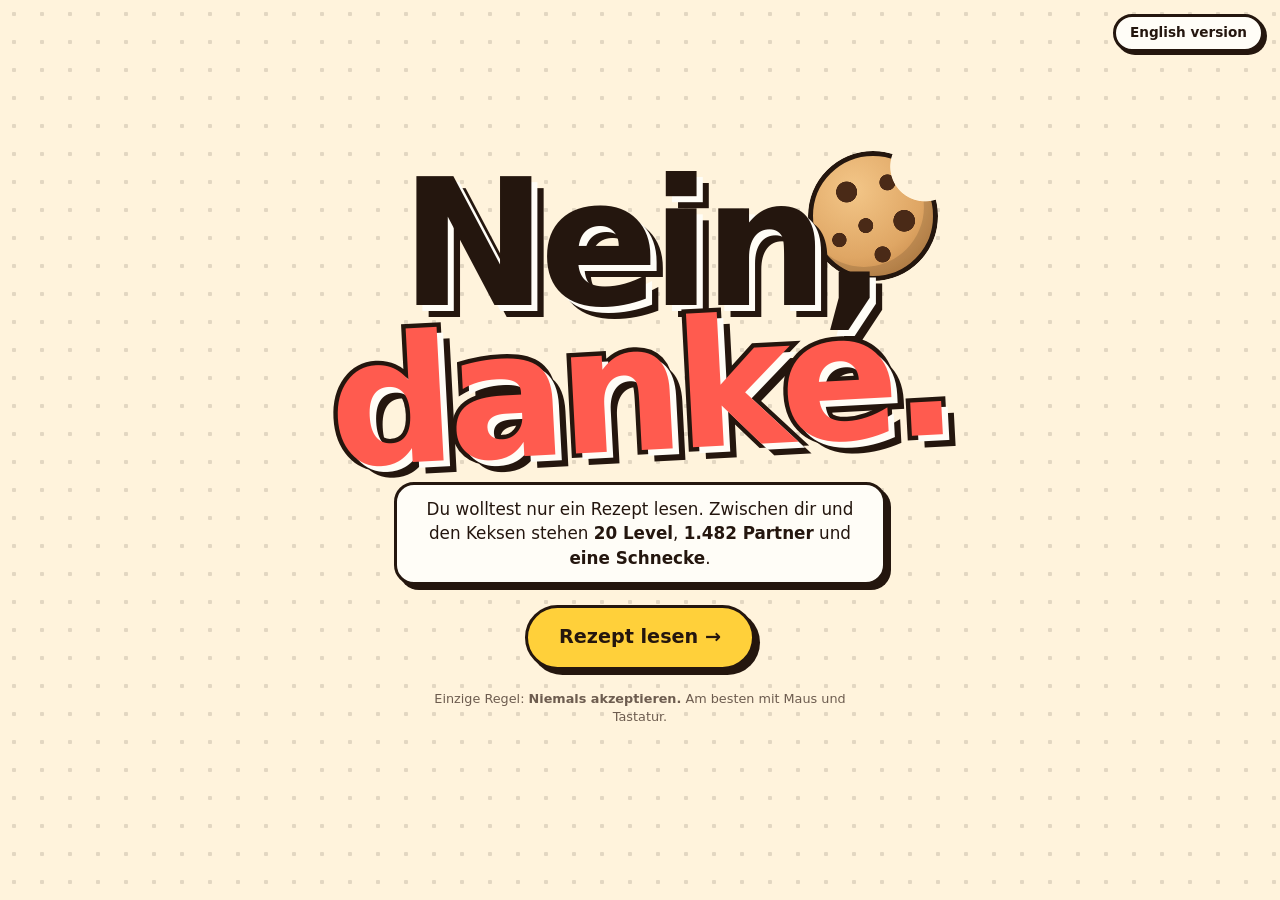
<file: index.html>
<!doctype html>
<html lang="de">
<head>
<meta charset="utf-8">
<meta name="viewport" content="width=device-width, initial-scale=1, viewport-fit=cover">
<title>Nein, danke. – Das Cookie-Ablehn-Spiel</title>
<meta name="description" content="Du wolltest nur ein Rezept lesen. 20 Level, 1.482 Partner und eine Schnecke stehen zwischen dir und dem Ablehnen-Knopf.">
<meta name="theme-color" content="#FFF3DC">
<link rel="icon" href="data:image/svg+xml,%3Csvg xmlns='http://www.w3.org/2000/svg' viewBox='0 0 100 100'%3E%3Ctext y='.9em' font-size='90'%3E%F0%9F%8D%AA%3C/text%3E%3C/svg%3E">
<link rel="stylesheet" href="css/style.css">
</head>
<body>

<!-- Rauer Stempel-Rand -->
<svg width="0" height="0" style="position:absolute" aria-hidden="true">
  <filter id="rough"><feTurbulence type="fractalNoise" baseFrequency=".045" numOctaves="3" seed="4"/><feDisplacementMap in="SourceGraphic" scale="7"/></filter>
</svg>

<!-- Die Seite, die du eigentlich lesen wolltest -->
<main id="site">
  <nav class="site-nav">
    <span class="site-logo"><i class="cookie" style="--s:34px"></i> Omas Backstube</span>
    <span class="site-links"><a>Rezepte</a><a>Über Oma</a><a>Newsletter</a><a class="site-cta">Abo</a></span>
  </nav>
  <article class="site-article">
    <p class="site-kicker">Klassiker · Backen · 12 Min. Lesezeit</p>
    <h1>Omas legendäre Schoko-Cookies</h1>
    <p class="site-meta">Von <b>Oma Hildegard</b> · ★★★★★ 4,9 (2.381 Bewertungen)</p>
    <div class="site-hero">
      <i class="cookie c1"></i><i class="cookie c2"></i><i class="cookie c3"></i>
      <span class="plate"></span>
    </div>
    <p>Bevor wir zum Rezept kommen, muss ich ein wenig ausholen. Es war ein nebliger Dienstag im Herbst 1987, als ich zum ersten Mal verstand, dass ein Cookie mehr ist als ein Keks. Der Wind pfiff durch die Fensterläden, und irgendwo bellte ein Hund, der später noch wichtig wird.</p>
    <p>Mein Mann Günther sagte damals immer: „Hildegard, du kannst nicht jeden Tag backen." Günther hatte Unrecht. Günther hatte oft Unrecht, aber das ist eine andere Geschichte, die ich weiter unten in drei Teilen erzähle.</p>
    <h2>Zutaten <small>für 12 Stück</small></h2>
    <ul class="site-list">
      <li>125 g weiche Butter</li>
      <li>100 g brauner Zucker</li>
      <li>50 g weißer Zucker</li>
      <li>1 Ei (Größe M)</li>
      <li>1 TL Vanilleextrakt</li>
      <li>200 g Weizenmehl</li>
      <li>½ TL Natron</li>
      <li>1 Prise Salz</li>
      <li>150 g Zartbitterschokolade, grob gehackt</li>
    </ul>
    <h2>Zubereitung</h2>
    <ol class="site-steps">
      <li>Ofen auf 180 °C Ober-/Unterhitze vorheizen und ein Blech mit Backpapier belegen.</li>
      <li>Butter mit beiden Zuckersorten 2–3 Minuten cremig rühren. Ei und Vanille kurz unterrühren.</li>
      <li>Mehl, Natron und Salz mischen und nur so lange einrühren, bis ein Teig entsteht.</li>
      <li>Die gehackte Schokolade unterheben. Ein Stück naschen. Das ist Tradition.</li>
      <li>12 Kugeln formen und mit viel Abstand aufs Blech setzen – sie laufen breit.</li>
      <li>10–12 Minuten backen: Der Rand ist goldbraun, die Mitte sieht noch weich aus. Genau so soll es sein.</li>
      <li>10 Minuten auf dem Blech abkühlen lassen. Erst dann werden sie fest.</li>
    </ol>
    <p class="site-end">Und der Hund? Der hieß Keks. Guten Appetit. – Oma</p>
  </article>
</main>

<div id="slime" aria-hidden="true"></div>

<header id="hud" hidden>
  <div class="hud-pill hud-l"><span>Level <b id="hudN">1</b>/<span id="hudT">20</span></span><em id="hudName"></em></div>
  <div class="hud-dots" id="hudDots" aria-hidden="true"></div>
  <div class="hud-pill hud-r">
    <span title="So oft hast du (versehentlich) zugestimmt">💀 <b id="hudD">0</b></span>
    <span title="Zeit">⏱ <b id="hudTime">0:00</b></span>
    <button id="mute" aria-label="Ton an/aus">🔊</button>
  </div>
</header>

<div id="stage"></div>

<div id="snail" class="gone" hidden aria-hidden="true">
  <div class="snail-say"></div>
  <div class="snail-in"></div>
</div>
<div id="me" hidden aria-hidden="true"></div>
<div id="fx" aria-hidden="true"></div>
<div id="overlay"></div>

<script src="js/engine.js"></script>
<script src="js/levels-banner.js"></script>
<script src="js/levels-games.js"></script>
<script>Game.boot();</script>
</body>
</html>
</file>
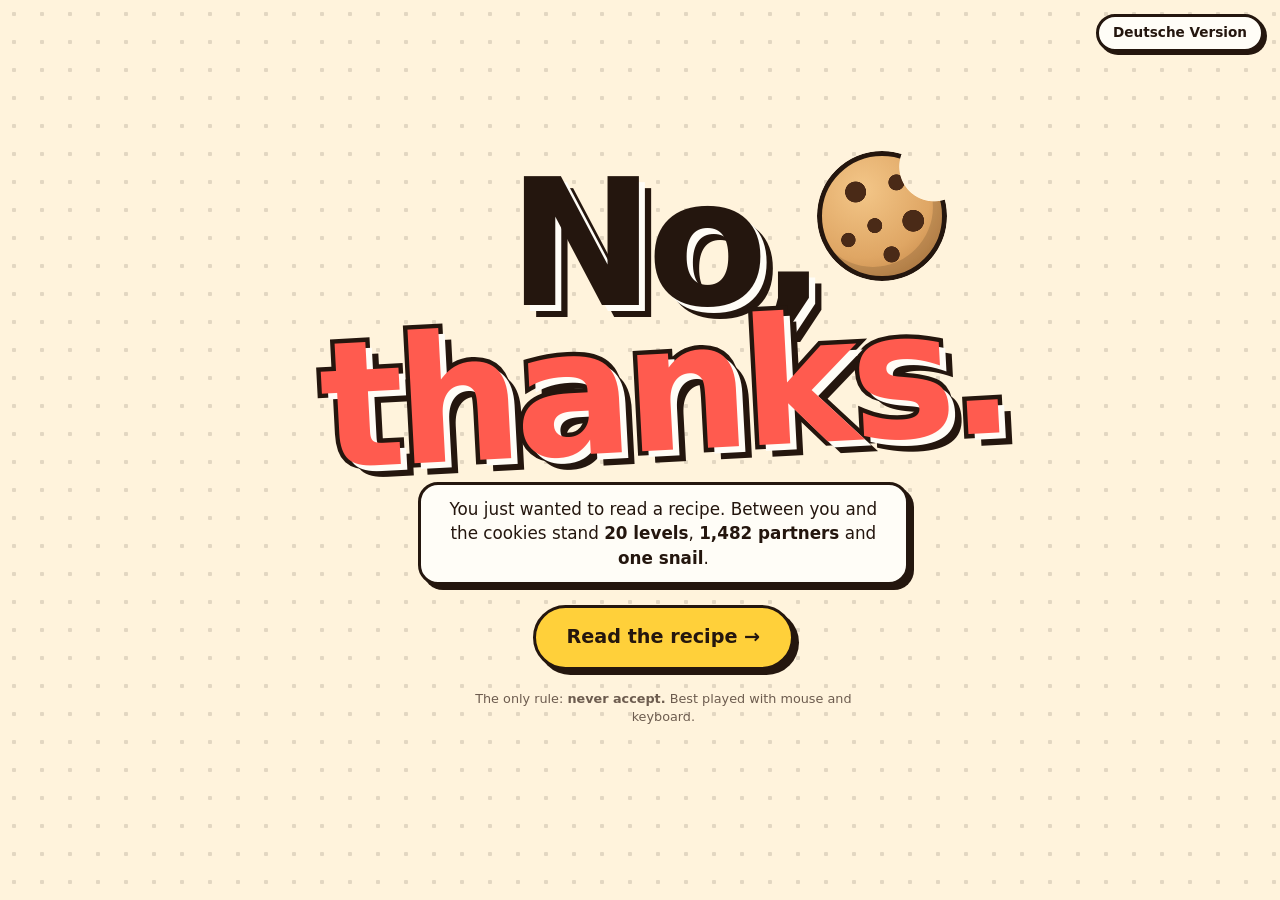
<file: en/index.html>
<!doctype html>
<html lang="en">
<head>
<meta charset="utf-8">
<meta name="viewport" content="width=device-width, initial-scale=1, viewport-fit=cover">
<title>No, thanks. – The cookie-declining game</title>
<meta name="description" content="You just wanted to read a recipe. 20 levels, 1,482 partners and one snail stand between you and the Decline button.">
<meta name="theme-color" content="#FFF3DC">
<link rel="icon" href="data:image/svg+xml,%3Csvg xmlns='http://www.w3.org/2000/svg' viewBox='0 0 100 100'%3E%3Ctext y='.9em' font-size='90'%3E%F0%9F%8D%AA%3C/text%3E%3C/svg%3E">
<link rel="stylesheet" href="../css/style.css">
</head>
<body>

<!-- Rauer Stempel-Rand -->
<svg width="0" height="0" style="position:absolute" aria-hidden="true">
  <filter id="rough"><feTurbulence type="fractalNoise" baseFrequency=".045" numOctaves="3" seed="4"/><feDisplacementMap in="SourceGraphic" scale="7"/></filter>
</svg>

<!-- Die Seite, die du eigentlich lesen wolltest -->
<main id="site">
  <nav class="site-nav">
    <span class="site-logo"><i class="cookie" style="--s:34px"></i> Grandma’s Bakery</span>
    <span class="site-links"><a>Recipes</a><a>About Grandma</a><a>Newsletter</a><a class="site-cta">Subscribe</a></span>
  </nav>
  <article class="site-article">
    <p class="site-kicker">Classics · Baking · 12 min read</p>
    <h1>Grandma’s legendary chocolate chip cookies</h1>
    <p class="site-meta">By <b>Grandma Hildegard</b> · ★★★★★ 4.9 (2,381 ratings)</p>
    <div class="site-hero">
      <i class="cookie c1"></i><i class="cookie c2"></i><i class="cookie c3"></i>
      <span class="plate"></span>
    </div>
    <p>Before we get to the recipe, I need to back up a little. It was a foggy Tuesday in the autumn of 1987 when I first understood that a cookie is more than a biscuit. The wind whistled through the shutters, and somewhere a dog barked. The dog becomes important later.</p>
    <p>My husband Günther always used to say: “Hildegard, you can’t bake every day." Günther was wrong. Günther was often wrong, but that is a different story, which I tell further down in three parts.</p>
    <h2>Ingredients <small>makes 12</small></h2>
    <ul class="site-list">
      <li>125 g (½ cup) soft butter</li>
      <li>100 g (½ cup) brown sugar</li>
      <li>50 g (¼ cup) white sugar</li>
      <li>1 medium egg</li>
      <li>1 tsp vanilla extract</li>
      <li>200 g (1⅔ cups) plain flour</li>
      <li>½ tsp baking soda</li>
      <li>1 pinch of salt</li>
      <li>150 g dark chocolate, roughly chopped</li>
    </ul>
    <h2>Method</h2>
    <ol class="site-steps">
      <li>Preheat the oven to 180 °C (350 °F) and line a tray with baking paper.</li>
      <li>Cream the butter with both sugars for 2–3 minutes. Briefly mix in the egg and vanilla.</li>
      <li>Combine flour, baking soda and salt and stir in just until a dough forms.</li>
      <li>Fold in the chopped chocolate. Sneak a piece. It’s tradition.</li>
      <li>Shape 12 balls and space them well apart on the tray – they spread.</li>
      <li>Bake for 10–12 minutes: the edges are golden, the middle still looks soft. That is exactly right.</li>
      <li>Let them cool on the tray for 10 minutes. Only then do they firm up.</li>
    </ol>
    <p class="site-end">And the dog? His name was Biscuit. Enjoy. – Grandma</p>
  </article>
</main>

<div id="slime" aria-hidden="true"></div>

<header id="hud" hidden>
  <div class="hud-pill hud-l"><span>Level <b id="hudN">1</b>/<span id="hudT">20</span></span><em id="hudName"></em></div>
  <div class="hud-dots" id="hudDots" aria-hidden="true"></div>
  <div class="hud-pill hud-r">
    <span title="How often you (accidentally) accepted">💀 <b id="hudD">0</b></span>
    <span title="Time">⏱ <b id="hudTime">0:00</b></span>
    <button id="mute" aria-label="Sound on/off">🔊</button>
  </div>
</header>

<div id="stage"></div>

<div id="snail" class="gone" hidden aria-hidden="true">
  <div class="snail-say"></div>
  <div class="snail-in"></div>
</div>
<div id="me" hidden aria-hidden="true"></div>
<div id="fx" aria-hidden="true"></div>
<div id="overlay"></div>

<script src="js/engine.js"></script>
<script src="js/levels-banner.js"></script>
<script src="js/levels-games.js"></script>
<script>Game.boot();</script>
</body>
</html>
</file>
<file: css/style.css>
/* Nein, danke. – alles handgezeichnet in CSS, keine Bilder */

@property --p { syntax: '<number>'; inherits: true; initial-value: 0; }

:root {
  --cream: #FFF3DC; --paper: #FFFDF7; --ink: #24160E;
  --cookie: #DFA664; --cookie-d: #B8793C; --choc: #4A2A17;
  --mint: #35D08A; --red: #FF5B4F; --blue: #4F7BFF; --sun: #FFD03A;
  --pink: #FF9EC0; --lilac: #B9A2FF; --sky: #9ADCFF;
  --bd: 3px solid var(--ink); --sh: 5px 5px 0 var(--ink);
  --spring: linear(0, .009, .035 2.1%, .141 4.4%, .723 12.9%, .938 16.7%, 1.017, 1.077, 1.121, 1.149 24.3%, 1.159, 1.163, 1.161, 1.154 29.9%, 1.129 32.8%, 1.051 39.6%, 1.017 43.1%, .991, .977 51%, .974 53.8%, .975 57.1%, .997 69.8%, 1.003 76.9%, 1.004 83.8%, 1);
  --font: ui-rounded, "SF Pro Rounded", "Arial Rounded MT Bold", "Nunito", "Segoe UI", system-ui, sans-serif;
  --mono: ui-monospace, "SF Mono", Menlo, Consolas, monospace;
  --blur: 9;
}

*, *::before, *::after { box-sizing: border-box; }
[hidden] { display: none !important; }
html { -webkit-text-size-adjust: 100%; }
body {
  margin: 0; height: 100dvh; overflow: hidden; background: var(--cream); color: var(--ink);
  font: 600 16px/1.45 var(--font); -webkit-font-smoothing: antialiased;
  user-select: none; -webkit-user-select: none; -webkit-tap-highlight-color: transparent;
  overscroll-behavior: none; touch-action: manipulation;
}
button { font: inherit; color: inherit; }
h1, h2, h3, p { margin: 0; }
h2 { font-size: 1.35rem; font-weight: 900; line-height: 1.15; letter-spacing: -.01em; }

/* ============ Der Cookie ============ */
.cookie {
  --s: 64px; display: block; flex: none; width: var(--s); aspect-ratio: 1; border-radius: 50%;
  border: max(2px, calc(var(--s) * .04)) solid var(--ink);
  background:
    radial-gradient(circle at 28% 30%, var(--choc) 0 8.5%, transparent 9%),
    radial-gradient(circle at 62% 22%, var(--choc) 0 6.5%, transparent 7%),
    radial-gradient(circle at 76% 54%, var(--choc) 0 9.5%, transparent 10%),
    radial-gradient(circle at 44% 58%, var(--choc) 0 7.5%, transparent 8%),
    radial-gradient(circle at 22% 70%, var(--choc) 0 5.5%, transparent 6%),
    radial-gradient(circle at 58% 82%, var(--choc) 0 6.5%, transparent 7%),
    radial-gradient(circle at 34% 28%, #F3C688, var(--cookie) 58%, var(--cookie-d));
  box-shadow: inset calc(var(--s) * -.07) calc(var(--s) * -.07) 0 rgb(0 0 0 / .13);
}
.cookie.bite {
  -webkit-mask: radial-gradient(circle at 90% 12%, transparent 0 21%, #000 21.5%);
          mask: radial-gradient(circle at 90% 12%, transparent 0 21%, #000 21.5%);
}

/* ============ Knöpfe ============ */
.btn {
  position: relative; padding: .72em 1.25em; border: var(--bd); border-radius: 999px; background: var(--paper);
  font-weight: 900; white-space: nowrap; cursor: pointer; box-shadow: var(--sh);
  transition: translate .08s, box-shadow .08s, scale .4s var(--spring), background .15s;
}
.btn:hover { translate: -1px -1px; box-shadow: 6px 6px 0 var(--ink); }
.btn:active { translate: 4px 4px; box-shadow: 1px 1px 0 var(--ink); }
.btn:disabled { opacity: .45; cursor: not-allowed; translate: none; box-shadow: var(--sh); }
.btn-primary { background: var(--sun); }
.btn-ghost { background: var(--paper); }
.btn-accept { background: var(--mint); overflow: hidden; scale: var(--grow, 1); z-index: 1; }
.btn-accept::after {
  content: ''; position: absolute; inset: 0; translate: -130% 0; pointer-events: none;
  background: linear-gradient(110deg, transparent 35%, rgb(255 255 255 / .65) 50%, transparent 65%);
  animation: shine 2.8s ease-in-out infinite;
}
.btn-s { font-size: .8rem; padding: .5em 1em; box-shadow: 3px 3px 0 var(--ink); }
.btn-xl { font-size: 1.2rem; padding: .8em 1.6em; }
.btn-link { all: unset; font: 600 .74rem var(--font); color: #9a8b7d; text-decoration: underline; cursor: pointer; }
.btn-link:hover { color: var(--ink); }
@keyframes shine { 0%, 55% { translate: -130% 0; } 100% { translate: 130% 0; } }

.floaty { position: fixed; margin: 0; z-index: 7; touch-action: none; }
.floaty.slide { transition: left .22s cubic-bezier(.3, 1.5, .5, 1), top .22s cubic-bezier(.3, 1.5, .5, 1), translate .08s, box-shadow .08s; }
.floaty.tired { background: var(--sky); animation: pant .5s ease-in-out infinite alternate; }
.poof { animation: poof .45s var(--spring) both; }
@keyframes poof { from { scale: 0; rotate: -25deg; } }
@keyframes pant { to { scale: 1.06 .94; } }
.nudge { animation: nudge .4s; }
@keyframes nudge { 20% { translate: -9px 0; } 40% { translate: 8px 0; } 60% { translate: -6px 0; } 80% { translate: 4px 0; } }

/* ============ Die Rezept-Seite im Hintergrund ============ */
#site {
  position: fixed; inset: 0; overflow: hidden; pointer-events: none;
  filter: blur(calc(var(--blur) * 1px)); transition: filter 1.2s ease;
  background: var(--paper);
}
.site-nav { display: flex; justify-content: space-between; align-items: center; padding: 16px clamp(16px, 5vw, 56px); border-bottom: var(--bd); background: var(--sun); }
.site-logo { display: flex; align-items: center; gap: 10px; font-weight: 900; font-size: 1.2rem; }
.site-links { display: flex; gap: 22px; align-items: center; font-size: .9rem; }
.site-cta { border: var(--bd); border-radius: 99px; padding: 4px 14px; background: var(--paper); }
.site-article { max-width: 720px; margin: 0 auto; padding: 44px 22px 120px; font-weight: 500; font-size: 1.08rem; line-height: 1.65; }
.site-article h1 { font-size: clamp(2.2rem, 6vw, 3.6rem); line-height: 1; font-weight: 900; letter-spacing: -.03em; margin: 6px 0 12px; }
.site-article h2 { font-size: 1.7rem; margin: 34px 0 12px; }
.site-article h2 small { font-size: .9rem; font-weight: 600; opacity: .6; }
.site-article p { margin: 0 0 16px; }
.site-kicker { font-size: .78rem; font-weight: 800; letter-spacing: .12em; text-transform: uppercase; color: var(--cookie-d); }
.site-meta { font-size: .9rem; opacity: .75; }
.site-hero { position: relative; height: 230px; margin: 26px 0 30px; border: var(--bd); border-radius: 28px; overflow: hidden; background: radial-gradient(circle at 20% 20%, #fff 0 2px, transparent 3px) 0 0 / 26px 26px, var(--sky); box-shadow: 7px 7px 0 var(--ink); }
.site-hero .plate { position: absolute; left: 50%; bottom: -70px; translate: -50% 0; width: 76%; height: 150px; border-radius: 50%; background: var(--paper); border: var(--bd); box-shadow: inset 0 -16px 0 rgb(0 0 0 / .07); }
.site-hero .cookie { position: absolute; z-index: 1; }
.site-hero .c1 { --s: 130px; left: 22%; bottom: 14px; rotate: -14deg; }
.site-hero .c2 { --s: 150px; left: 42%; bottom: 34px; rotate: 22deg; }
.site-hero .c3 { --s: 112px; left: 62%; bottom: 10px; rotate: 80deg; }
.site-list { padding: 0; list-style: none; display: grid; grid-template-columns: repeat(auto-fill, minmax(230px, 1fr)); gap: 8px 18px; }
.site-list li { padding: 8px 12px 8px 38px; border: 2px solid var(--ink); border-radius: 12px; background: var(--cream); position: relative; }
.site-list li::before { content: ''; position: absolute; left: 12px; top: 50%; translate: 0 -50%; width: 14px; height: 14px; border-radius: 50%; background: var(--cookie); border: 2px solid var(--ink); }
.site-steps { padding: 0; list-style: none; counter-reset: s; display: grid; gap: 12px; }
.site-steps li { counter-increment: s; padding-left: 52px; position: relative; min-height: 38px; }
.site-steps li::before { content: counter(s); position: absolute; left: 0; top: -2px; width: 36px; height: 36px; display: grid; place-items: center; border: var(--bd); border-radius: 50%; background: var(--sun); font-weight: 900; box-shadow: 2px 2px 0 var(--ink); }
.site-end { margin-top: 34px !important; font-style: italic; text-align: center; }

body.reading { overflow: auto; height: auto; user-select: text; -webkit-user-select: text; }
body.reading #site { position: relative; pointer-events: auto; filter: none; }
.reading-again { position: fixed; right: 18px; bottom: 18px; z-index: 60; }

/* ============ Ebenen ============ */
#stage { position: fixed; inset: 0; z-index: 10; pointer-events: none; }
#stage.off { display: none; }
#stage::before { content: ''; position: absolute; inset: 0; background: rgb(36 22 14 / .3); }
#stage > * { pointer-events: auto; }
#stage.out > * { animation: out .45s ease-in forwards; pointer-events: none; }
@keyframes out { to { opacity: 0; scale: .92; } }
body.dead #stage { animation: shake .5s; }
@keyframes shake { 10% { translate: -12px 6px; } 25% { translate: 11px -8px; } 40% { translate: -9px -5px; } 55% { translate: 8px 7px; } 70% { translate: -5px 3px; } 85% { translate: 3px -2px; } }

#slime, #fx { position: fixed; inset: 0; pointer-events: none; }
#slime { z-index: 4; }
#fx { z-index: 45; }
#overlay { position: fixed; inset: 0; z-index: 50; pointer-events: none; }
.over { position: absolute; inset: 0; overflow: auto; display: grid; place-items: center; padding: 24px 16px; pointer-events: auto; }

/* ============ HUD ============ */
#hud { position: fixed; z-index: 40; inset: 10px 12px auto; display: flex; align-items: center; justify-content: space-between; gap: 12px; pointer-events: none; }
.hud-pill { display: flex; align-items: center; gap: 12px; padding: 7px 14px; background: var(--paper); border: var(--bd); border-radius: 99px; box-shadow: 3px 3px 0 var(--ink); font-size: .88rem; pointer-events: auto; white-space: nowrap; }
.hud-pill b { font-weight: 900; font-variant-numeric: tabular-nums; }
.hud-l em { font-style: normal; opacity: .65; }
.hud-dots { display: flex; gap: 5px; flex-wrap: wrap; justify-content: center; }
.hud-dots i { width: 11px; height: 11px; border-radius: 50%; border: 2px solid var(--ink); background: var(--paper); transition: background .3s, scale .4s var(--spring); }
.hud-dots i.done { background: var(--cookie); }
.hud-dots i.cur { background: var(--sun); scale: 1.45; animation: pulse 1s ease-in-out infinite alternate; }
@keyframes pulse { to { box-shadow: 0 0 0 4px rgb(255 208 58 / .45); } }
#mute { all: unset; cursor: pointer; }
@media (max-width: 760px) { .hud-dots, .hud-l em { display: none; } }

.lvcard { position: fixed; left: 50%; top: 66px; translate: -50% 0; display: flex; align-items: baseline; gap: 10px; padding: 8px 20px; background: var(--ink); color: var(--cream); border-radius: 99px; white-space: nowrap; animation: lvcard 2.3s both; }
.lvcard small { font-size: .7rem; letter-spacing: .14em; text-transform: uppercase; color: var(--sun); }
.lvcard b { font-size: 1.05rem; font-weight: 900; }
@keyframes lvcard { 0% { translate: -50% -90px; } 14% { translate: -50% 6px; } 20%, 82% { translate: -50% 0; opacity: 1; } 100% { translate: -50% -20px; opacity: 0; } }

.stamp { position: fixed; inset: 0; display: grid; place-content: center; justify-items: center; gap: 18px; }
.stamp b { font-size: clamp(2.6rem, 11vw, 7.5rem); font-weight: 900; letter-spacing: .05em; line-height: 1; color: var(--red); border: .1em solid; border-radius: .18em; padding: .08em .3em .04em; rotate: -9deg; background: rgb(255 253 247 / .82); filter: url(#rough); animation: stamp .4s cubic-bezier(.2, 1.9, .4, 1) both; }
.stamp span { padding: 6px 16px; background: var(--ink); color: var(--cream); border-radius: 99px; font-size: 1rem; animation: quip .5s .45s both; }
@keyframes stamp { from { scale: 3.2; opacity: 0; rotate: 8deg; } }
@keyframes quip { from { opacity: 0; translate: 0 14px; } }

.crumb { position: fixed; width: 9px; height: 9px; margin: -4px; background: var(--cookie); border: 2px solid var(--ink); border-radius: 3px; scale: var(--s); animation: crumb .85s cubic-bezier(.15, .7, .3, 1) forwards; }
.crumb:nth-child(3n) { background: var(--choc); border-radius: 50%; }
.crumb:nth-child(4n) { background: var(--sun); }
.crumb.big { width: 15px; height: 15px; }
.crumb.big:nth-child(5n) { background: var(--pink); }
.crumb.big:nth-child(7n) { background: var(--sky); }
@keyframes crumb { to { translate: var(--dx) calc(var(--dy) + 90px); rotate: var(--r); opacity: 0; } }

/* ============ Banner, Dialog, Panel ============ */
.banner {
  position: absolute; inset: auto 0 max(18px, env(safe-area-inset-bottom)); margin-inline: auto;
  width: min(940px, calc(100vw - 28px)); padding: 22px 26px; display: flex; align-items: center; gap: 22px;
  background: var(--paper); border: var(--bd); border-radius: 28px; box-shadow: 8px 8px 0 var(--ink);
  animation: rise .8s var(--spring) both;
}
@keyframes rise { from { translate: 0 150%; } }
.banner > .cookie { --s: 86px; animation: wobble 3.4s ease-in-out infinite; }
@keyframes wobble { 0%, 100% { rotate: -8deg; } 50% { rotate: 10deg; } }
.banner-txt { flex: 1; min-width: 0; }
.banner-txt p { margin-top: 6px; font-weight: 500; color: #5b4a3e; }
.banner-btns { display: flex; flex-direction: column; gap: 12px; min-width: 190px; }
.banner-slim .banner-btns { min-width: 0; }
@media (max-width: 680px) {
  .banner { flex-direction: column; text-align: center; gap: 14px; padding: 18px; }
  .banner > .cookie { --s: 58px; }
  .banner-btns { flex-direction: row; flex-wrap: wrap; justify-content: center; }
}

.dialog, .panel, .cmp, .boss {
  position: absolute; inset: 66px 0 12px; margin: auto; height: fit-content; max-height: calc(100dvh - 82px);
  width: min(var(--w, 500px), calc(100vw - 24px));
}
.dialog, .panel, .cmp { background: var(--paper); border: var(--bd); border-radius: 26px; box-shadow: 8px 8px 0 var(--ink); animation: pop .55s var(--spring) both; }
.pop { animation: pop .55s var(--spring) both; }
@keyframes pop { from { scale: .55; opacity: 0; } }
.dialog { padding: 30px 28px 26px; text-align: center; }
.dialog p { margin-top: 8px; font-weight: 500; color: #5b4a3e; }
.dialog-step { display: inline-block; margin-bottom: 12px; padding: 3px 12px; border: 2px solid var(--ink); border-radius: 99px; background: var(--lilac); font-size: .72rem; letter-spacing: .08em; text-transform: uppercase; }
.dialog-btns { display: flex; flex-wrap: wrap; gap: 14px; justify-content: center; align-items: center; margin-top: 22px; }

.panel { --w: 620px; overflow: auto; }
.panel header { padding: 20px 24px 14px; background: var(--pink); border-bottom: var(--bd); }
.panel header p { margin-top: 4px; font-weight: 500; font-size: .92rem; }
.toggles { list-style: none; margin: 0; padding: 14px 20px; display: grid; grid-template-columns: repeat(auto-fit, minmax(240px, 1fr)); gap: 8px 16px; }
.toggles li { display: flex; align-items: center; justify-content: space-between; gap: 10px; padding: 7px 8px 7px 12px; border: 2px solid var(--ink); border-radius: 14px; background: var(--cream); font-size: .9rem; }
.switch { flex: none; position: relative; width: 52px; height: 30px; padding: 0; border: var(--bd); border-radius: 99px; background: #ddd2c2; cursor: pointer; transition: background .2s; }
.switch i { position: absolute; left: 2px; top: 2px; width: 20px; height: 20px; border-radius: 50%; background: var(--paper); border: 2px solid var(--ink); transition: translate .35s var(--spring); }
.switch.on { background: var(--mint); }
.switch.on i { translate: 22px 0; }
.switch.warn { animation: warn .18s ease-in-out infinite alternate; }
@keyframes warn { from { rotate: -7deg; background: var(--sun); } to { rotate: 7deg; background: var(--red); } }
.panel footer { display: flex; flex-wrap: wrap; align-items: center; gap: 12px; padding: 14px 20px 20px; border-top: 2px dashed rgb(36 22 14 / .25); }
.panel-msg { flex: 1 1 180px; font-size: .82rem; color: #5b4a3e; }

/* Buchstabensalat */
.slots { display: flex; justify-content: center; gap: 6px; margin-top: 18px; }
.slots b { width: 38px; height: 46px; display: grid; place-items: center; border: var(--bd); border-radius: 10px; background: var(--cream); font-size: 1.4rem; font-weight: 900; }
.slots b::before { content: attr(data-ch); opacity: .16; }
.slots b.ok { background: var(--mint); animation: poof .4s var(--spring); }
.slots b.ok::before { content: none; }
.letter {
  position: fixed; left: 0; top: 0; z-index: 8; width: 58px; height: 58px; padding: 0; border: var(--bd); border-radius: 50%;
  background: hsl(var(--hue) 95% 72%); font-size: 1.6rem; font-weight: 900; cursor: pointer; box-shadow: 4px 4px 0 var(--ink);
  touch-action: none; transition: scale .3s var(--spring), opacity .2s;
}
.letter:hover { scale: 1.08; }
.letter.wrong { animation: wrong .4s; }
@keyframes wrong { 0%, 70% { background: var(--red); } 25% { rotate: -14deg; } 55% { rotate: 12deg; } }
.dialog.spell { inset: 62px 0 auto; margin: 0 auto; padding: 16px 22px 18px; }
.dialog.spell .dialog-step { margin-bottom: 6px; }
.dialog.spell .slots { margin-top: 12px; }
.dialog.spell .dialog-btns { margin-top: 14px; }
.letter.taken { scale: 0; opacity: 0; pointer-events: none; }
@media (max-width: 520px) { .slots b { width: 30px; height: 38px; font-size: 1.1rem; } }

/* Pop-ups */
.chip-counter { z-index: 200; pointer-events: none !important; position: absolute; left: 50%; bottom: 18px; translate: -50% 0; max-width: calc(100vw - 24px); padding: 8px 18px; background: var(--ink); color: var(--cream); border-radius: 99px; font-size: .86rem; text-align: center; }
.chip-counter b { color: var(--sun); font-size: 1.1em; }
.popup { position: fixed; width: 250px; padding: 30px 18px 16px; display: grid; gap: 8px; justify-items: center; text-align: center; background: var(--c, var(--sun)); border: var(--bd); border-radius: 20px; box-shadow: 6px 6px 0 var(--ink); rotate: var(--tilt); animation: pop .5s var(--spring) both; }
.popup h3 { font-size: 1.05rem; font-weight: 900; }
.popup p { font-size: .84rem; font-weight: 500; }
.popup.closing { scale: 0; opacity: 0; pointer-events: none; transition: scale .2s, opacity .2s; }
.popup-x { position: absolute; width: 20px; height: 20px; padding: 0; display: grid; place-items: center; border: 2px solid var(--ink); border-radius: 50%; background: var(--paper); font-size: .8rem; line-height: 1; cursor: pointer; }
.popup-x:hover { background: var(--red); }
.x-tl .popup-x { left: 8px; top: 8px; } .x-tr .popup-x { right: 8px; top: 8px; }
.x-bl .popup-x { left: 8px; bottom: 8px; } .x-br .popup-x { right: 8px; bottom: 8px; }

/* Halten */
.hold {
  position: fixed; left: 0; top: 0; z-index: 8; width: 132px; height: 132px; padding: 0; border: var(--bd); border-radius: 50%; cursor: pointer; touch-action: none;
  background: conic-gradient(var(--mint) calc(var(--p) * 1turn), var(--paper) 0); box-shadow: 6px 6px 0 var(--ink);
  display: grid; place-items: center; font-weight: 900; line-height: 1.1;
}
.hold span { width: 102px; height: 102px; display: grid; place-items: center; border-radius: 50%; border: var(--bd); background: var(--sun); font-size: .92rem; transition: scale .2s; }
.hold.holding span { scale: .93; background: var(--pink); }

/* ============ Schnecke ============ */
#snail { position: fixed; left: 0; top: 0; z-index: 30; pointer-events: none; transition: opacity .35s; will-change: transform; }
#snail.gone { opacity: 0; }
.snail-in { position: absolute; width: 104px; left: -52px; top: -42px; }
.snail-flip { scale: var(--face, 1) 1; transition: scale .3s var(--spring); }
.snail-svg { display: block; width: 100%; overflow: visible; filter: drop-shadow(3px 4px 0 rgb(36 22 14 / .22)); }
.snail-svg path, .snail-svg circle { stroke: var(--ink); stroke-width: 4; stroke-linejoin: round; stroke-linecap: round; }
.sn-body { fill: var(--sun); transform-origin: 60px 88px; animation: crawl .8s ease-in-out infinite alternate; }
.sn-mouth { fill: none; stroke-width: 3 !important; }
.sn-eye path { fill: none; }
.sn-eye circle { fill: #fff; stroke-width: 3.5 !important; }
.sn-eye .pupil { fill: var(--ink); stroke: none !important; }
.sn-eye { transform-origin: 106px 44px; animation: eye 1.3s ease-in-out infinite alternate; }
.sn-eye.e2 { animation-duration: 1.7s; animation-direction: alternate-reverse; }
.sn-shell { transform-origin: 52px 82px; animation: shell .8s ease-in-out infinite alternate; }
.shell { fill: var(--cookie); }
.spiral { fill: none; stroke: var(--cookie-d) !important; }
.chip { fill: var(--choc); stroke: none !important; }
@keyframes crawl { from { transform: scaleX(.95); } to { transform: scaleX(1.05); } }
@keyframes eye { from { transform: rotate(-9deg); } to { transform: rotate(9deg); } }
@keyframes shell { from { transform: rotate(-3deg); } to { transform: rotate(3deg) translateY(-2px); } }
.snail-say { position: absolute; left: 0; bottom: 50px; translate: -50% 0; padding: 3px 10px; white-space: nowrap; background: var(--paper); border: 2px solid var(--ink); border-radius: 12px 12px 12px 2px; font-size: .74rem; font-weight: 800; opacity: 0; }
.snail-say.on { animation: say 2.8s both; }
@keyframes say { 0% { opacity: 0; scale: .4; } 8%, 85% { opacity: 1; scale: 1; } 100% { opacity: 0; scale: .8; } }
#slime i { position: fixed; width: 28px; height: 9px; margin: -4px 0 0 -14px; border-radius: 50%; background: color-mix(in srgb, var(--mint) 55%, white); animation: slime 3.2s ease-in forwards; }
@keyframes slime { from { opacity: .7; } to { opacity: 0; scale: .5 .4; } }
#me { position: fixed; left: 0; top: 0; z-index: 31; pointer-events: none; }
#me::after { content: ''; position: absolute; width: 46px; height: 46px; margin: -23px; border-radius: 50%; border: 3px dashed var(--red); animation: spin 4s linear infinite; }
@keyframes spin { to { rotate: 1turn; } }

/* ============ Fenster der Minispiele ============ */
.cmp { --w: 520px; overflow: hidden auto; }
.cmp-wide { --w: 580px; }
.cmp-top { inset: 66px 0 auto; margin: 0 auto; --w: 460px; }
.cmp-bar { display: flex; align-items: center; gap: 10px; padding: 9px 14px; background: var(--lilac); border-bottom: var(--bd); font-size: .78rem; }
.cmp-dots { display: flex; gap: 5px; }
.cmp-dots i { width: 11px; height: 11px; border-radius: 50%; border: 2px solid var(--ink); background: var(--red); }
.cmp-dots i:nth-child(2) { background: var(--sun); } .cmp-dots i:nth-child(3) { background: var(--mint); }
.cmp-bar em { margin-left: auto; font-style: normal; opacity: .7; }
.cmp-body { padding: 18px 22px 18px; }
.cmp-task { margin-top: 5px; font-weight: 500; font-size: .92rem; color: #5b4a3e; }
.cmp-game { margin-top: 16px; display: grid; justify-items: center; gap: 14px; }
.cmp-foot { display: flex; flex-wrap: wrap; align-items: center; justify-content: space-between; gap: 8px; padding: 9px 14px; background: var(--cream); border-top: 2px dashed rgb(36 22 14 / .25); font-size: .78rem; color: #7a6a5c; }
.pips { display: flex; gap: 8px; justify-content: center; }
.pips i { width: 16px; height: 16px; border-radius: 50%; border: 2.5px solid var(--ink); background: var(--paper); transition: background .2s, scale .4s var(--spring); }
.pips i.on { background: var(--mint); scale: 1.2; }

.intro-snail { width: 180px; padding: 6px 0; animation: introSnail 2.4s ease-in-out infinite alternate; }
@keyframes introSnail { from { translate: -40px 0; } to { translate: 40px 0; } }
.intro-note { text-align: center; font-weight: 500; font-size: .92rem; max-width: 40ch; }

/* Cookie-Vernichter */
.clicker { display: grid; justify-items: center; gap: 10px; }
.clicker-n { display: flex; align-items: baseline; gap: 8px; }
.clicker-n b { font-size: 3rem; font-weight: 900; line-height: 1; font-variant-numeric: tabular-nums; }
.bigcookie { all: unset; cursor: pointer; border-radius: 50%; touch-action: none; transition: scale .25s var(--spring); }
.bigcookie .cookie { --s: 160px; }
.bigcookie:hover { scale: 1.04; }
.bigcookie.hit { animation: hit .16s; }
@keyframes hit { 40% { scale: .88; rotate: 5deg; } }
.clicker-baker { font-size: .82rem; padding: 4px 12px; border: 2px solid var(--ink); border-radius: 99px; background: var(--sun); }

/* Kopfrechnen */
.math { display: grid; justify-items: center; gap: 12px; }
.math-q { display: flex; gap: 12px; align-items: center; font-size: 2rem; font-weight: 900; font-variant-numeric: tabular-nums; }
.math-q b { min-width: 86px; padding: 0 12px; text-align: center; border: var(--bd); border-radius: 12px; background: var(--cream); }
.keypad { display: grid; grid-template-columns: repeat(4, 58px); gap: 8px; }
.keypad button { height: 52px; border: var(--bd); border-radius: 14px; background: var(--paper); font-size: 1.3rem; font-weight: 900; cursor: pointer; box-shadow: 3px 3px 0 var(--ink); animation: poof .3s var(--spring) both; }
.keypad button:active { translate: 2px 2px; box-shadow: 1px 1px 0 var(--ink); }
.keypad .k-del { background: var(--pink); } .keypad .k-ok { background: var(--mint); }

/* Memory */
.memory { display: grid; grid-template-columns: repeat(4, 74px); gap: 10px; perspective: 800px; }
.card { all: unset; width: 74px; height: 74px; cursor: pointer; }
.card-in { display: block; position: relative; width: 100%; height: 100%; transform-style: preserve-3d; transition: transform .45s var(--spring); }
.card.up .card-in { transform: rotateY(180deg); }
.card-f, .card-b { position: absolute; inset: 0; display: grid; place-items: center; border: var(--bd); border-radius: 16px; backface-visibility: hidden; -webkit-backface-visibility: hidden; box-shadow: 3px 3px 0 var(--ink); }
.card-f { background: repeating-linear-gradient(45deg, var(--lilac) 0 8px, var(--pink) 8px 16px); }
.card-f::after { content: '?'; font-size: 1.6rem; font-weight: 900; width: 38px; height: 38px; display: grid; place-items: center; border-radius: 50%; background: var(--paper); border: 2px solid var(--ink); }
.card-b { background: var(--paper); font-size: 2.2rem; transform: rotateY(180deg); }
.card.done .card-b { background: var(--mint); }
@media (max-width: 420px) { .memory { grid-template-columns: repeat(4, 62px); } .card { width: 62px; height: 62px; } }

/* Tipptest */
.typing { width: 100%; display: grid; gap: 12px; }
.type-text { white-space: pre-wrap; overflow-wrap: anywhere; padding: 14px 16px; border: var(--bd); border-radius: 16px; background: var(--cream); font: 600 1.12rem/1.7 var(--mono); }
.type-text span { border-radius: 3px; }
.type-text .ok { color: #1a9b5f; }
.type-text .miss { animation: miss .3s; }
@keyframes miss { 0%, 60% { background: var(--red); color: #fff; } }
.type-text .cur { box-shadow: 0 3px 0 var(--ink); animation: blink .8s steps(2) infinite; }
@keyframes blink { 50% { box-shadow: none; } }
.type-in, .pw-in { width: 100%; padding: 12px 16px; border: var(--bd); border-radius: 14px; background: var(--paper); font: 600 1.05rem var(--mono); color: var(--ink); outline: none; user-select: text; -webkit-user-select: text; }
.type-in:focus, .pw-in:focus { box-shadow: 4px 4px 0 var(--blue); }

/* Reflexe */
.react { width: 100%; display: grid; gap: 12px; }
.react-pad { width: 100%; height: 170px; display: grid; place-content: center; gap: 4px; border: var(--bd); border-radius: 22px; background: var(--sun); cursor: pointer; box-shadow: var(--sh); touch-action: none; }
.react-pad b { font-size: 2rem; font-weight: 900; }
.react-pad span { font-size: .85rem; font-weight: 600; }
.react-pad[data-s="wait"] { background: var(--red); color: #fff; }
.react-pad[data-s="go"] { background: var(--mint); }

/* Captcha */
.captcha { display: grid; gap: 12px; }
.cap-grid { display: grid; grid-template-columns: repeat(4, 66px); gap: 6px; padding: 8px; border: var(--bd); border-radius: 16px; background: var(--sky); }
.cap-grid button { position: relative; height: 66px; padding: 0; border: 2px solid var(--ink); border-radius: 10px; background: var(--paper); font-size: 2rem; cursor: pointer; transition: scale .25s var(--spring); }
.cap-grid button.sel { scale: .88; outline: 4px solid var(--blue); }
.cap-grid button.sel::after { content: '✓'; position: absolute; left: -7px; top: -7px; width: 22px; height: 22px; display: grid; place-items: center; border-radius: 50%; background: var(--blue); color: #fff; font-size: .8rem; font-weight: 900; }
.cap-foot { display: flex; align-items: center; justify-content: space-between; }
@media (max-width: 400px) { .cap-grid { grid-template-columns: repeat(4, 56px); } .cap-grid button { height: 56px; font-size: 1.6rem; } }

/* Krümel-Stapler */
.stack { display: flex; gap: 18px; align-items: center; }
.stack-grid { display: grid; grid-template-columns: repeat(var(--w), 21px); grid-auto-rows: 21px; gap: 1px; padding: 5px; border: var(--bd); border-radius: 12px; background: var(--ink); }
.stack-grid i { border-radius: 4px; background: #3a2a20; }
.stack-grid i[data-v]:not([data-v=""]) { box-shadow: inset -3px -3px 0 rgb(0 0 0 / .2), inset 2px 2px 0 rgb(255 255 255 / .35); }
.stack-grid i[data-v="1"] { background: var(--sky); } .stack-grid i[data-v="2"] { background: var(--sun); }
.stack-grid i[data-v="3"] { background: var(--lilac); } .stack-grid i[data-v="4"] { background: var(--cookie); }
.stack-grid i[data-v="5"] { background: var(--blue); } .stack-grid i[data-v="6"] { background: var(--mint); }
.stack-grid i[data-v="7"] { background: var(--red); }
.stack-side { display: grid; gap: 16px; justify-items: center; }
.stack-n { display: grid; justify-items: center; font-size: .8rem; }
.stack-n b { font-size: 2.6rem; font-weight: 900; line-height: 1; }
.stack-keys { display: grid; grid-template-columns: repeat(3, 46px); gap: 6px; }
.stack-keys button { height: 46px; border: var(--bd); border-radius: 12px; background: var(--paper); font-size: 1.2rem; font-weight: 900; cursor: pointer; box-shadow: 3px 3px 0 var(--ink); touch-action: manipulation; }
.stack-keys button:active { translate: 2px 2px; box-shadow: 1px 1px 0 var(--ink); }
.stack-keys [data-k="rot"] { grid-column: 2; background: var(--sun); }
.stack-keys [data-k="left"] { grid-column: 1; }
.stack-keys [data-k="drop"] { grid-column: 2; background: var(--pink); }

@media (max-width: 480px) {
  .stack { flex-direction: column; gap: 12px; }
  .stack-grid { grid-template-columns: repeat(var(--w), 19px); grid-auto-rows: 19px; }
  .stack-side { display: flex; align-items: center; gap: 22px; }
}

/* Mach mir nach */
.simon { display: grid; justify-items: center; gap: 10px; }
.simon-pads { display: grid; grid-template-columns: repeat(2, 88px); gap: 9px; rotate: 45deg; margin: 40px 0; }
.simon-pads button { height: 88px; border: var(--bd); cursor: pointer; opacity: .5; box-shadow: 3px 3px 0 var(--ink); touch-action: none; transition: opacity .1s, scale .3s var(--spring); }
.simon-pads button:nth-child(1) { background: var(--red); border-radius: 60px 16px 16px 16px; }
.simon-pads button:nth-child(2) { background: var(--sun); border-radius: 16px 60px 16px 16px; }
.simon-pads button:nth-child(3) { background: var(--blue); border-radius: 16px 16px 16px 60px; }
.simon-pads button:nth-child(4) { background: var(--mint); border-radius: 16px 16px 60px 16px; }
.simon-pads button.lit { opacity: 1; scale: 1.07; filter: brightness(1.15); }
.simon-st { min-height: 1.5em; font-size: .92rem; }

/* Irrgarten */
.maze { --c: min(46px, calc((100vw - 76px) / var(--cols))); display: grid; grid-template-columns: repeat(var(--cols), var(--c)); grid-auto-rows: var(--c); border: var(--bd); border-radius: 14px; overflow: hidden; background: var(--ink); touch-action: none; }
.maze i { position: relative; }
.maze .w { background: var(--ink); }
.maze .p { background: var(--paper); }
.maze .p.v { background: color-mix(in srgb, var(--mint) 45%, white); }
.maze .s { background: var(--mint) !important; cursor: pointer; }
.maze .g { background: var(--sun) !important; }
.maze .s::after, .maze .g::after { position: absolute; inset: 0; display: grid; place-items: center; font: 900 .62rem var(--font); font-style: normal; }
.maze .s::after, .maze .g::after { content: attr(data-l); }
.maze:not(.on) .s { animation: pulse 0.7s ease-in-out infinite alternate; }
.maze.on { cursor: crosshair; }

/* Passwort */
.pw { width: 100%; display: grid; gap: 12px; justify-items: center; }
.pw-rules { width: 100%; list-style: none; margin: 0; padding: 0; display: grid; gap: 6px; }
.pw-rules li { display: flex; align-items: center; gap: 10px; padding: 7px 12px; border: 2px solid var(--ink); border-radius: 12px; background: color-mix(in srgb, var(--red) 22%, white); font-size: .88rem; animation: rise .5s var(--spring) both; }
.pw-rules li i { flex: none; width: 20px; height: 20px; display: grid; place-items: center; border-radius: 50%; border: 2px solid var(--ink); background: var(--red); font-style: normal; font-size: .7rem; color: #fff; }
.pw-rules li i::after { content: '✕'; }
.pw-rules li.ok { background: color-mix(in srgb, var(--mint) 28%, white); }
.pw-rules li.ok i { background: var(--mint); color: var(--ink); }
.pw-rules li.ok i::after { content: '✓'; }

/* AGB */
.agb { width: 100%; display: grid; gap: 12px; }
.agb-box { height: 170px; overflow-y: scroll; padding: 12px 14px; border: var(--bd); border-radius: 14px; background: var(--cream); font-size: .84rem; font-weight: 500; line-height: 1.5; outline: none; scrollbar-color: var(--ink) transparent; scrollbar-width: thin; }
.agb-box p { margin-bottom: 10px; }
.agb-end { text-align: center; font-weight: 800; padding: 10px 0 4px; }
.agb-form { display: grid; gap: 7px; font-size: .88rem; transition: opacity .3s; }
.agb-form.locked { opacity: .4; pointer-events: none; }
.agb-form label { display: flex; align-items: center; gap: 9px; cursor: pointer; }
.agb-form input { appearance: none; -webkit-appearance: none; flex: none; width: 22px; height: 22px; margin: 0; border: var(--bd); border-radius: 7px; background: var(--paper); cursor: pointer; display: grid; place-items: center; }
.agb-form input:checked { background: var(--mint); }
.agb-form input:checked::after { content: '✓'; font-size: .85rem; font-weight: 900; line-height: 1; }
.agb-form .btn { justify-self: start; margin-top: 4px; }
.agb-hint { font-size: .78rem; color: #7a6a5c; }

/* Tracker */
.tracker { position: fixed; z-index: 9; display: flex; align-items: center; gap: 7px; padding: 5px 12px 5px 6px; border: var(--bd); border-radius: 99px; background: var(--pink); font: 700 .78rem var(--mono); cursor: crosshair; box-shadow: 4px 4px 0 var(--ink); touch-action: none; }
.tracker i { width: 26px; height: 26px; border-radius: 50%; border: 2px solid var(--ink); background: radial-gradient(circle, var(--ink) 0 30%, #fff 32%); animation: look 1.2s ease-in-out infinite alternate; }
@keyframes look { from { background-position: -3px 0; } to { background-position: 3px 0; } }

/* Endgegner */
.boss { --w: 420px; display: grid; justify-items: center; gap: 10px; text-align: center; pointer-events: none !important; animation: pop .6s var(--spring) both; }
.boss-bar { width: 100%; padding: 10px 14px 12px; background: var(--paper); border: var(--bd); border-radius: 18px; box-shadow: var(--sh); font-size: .78rem; letter-spacing: .14em; font-weight: 900; }
.boss-hp { margin-top: 6px; height: 16px; border: var(--bd); border-radius: 99px; background: var(--paper); overflow: hidden; }
.boss-hp i { display: block; height: 100%; width: calc(var(--hp, 1) * 100%); background: repeating-linear-gradient(-45deg, var(--red) 0 10px, #ff8a80 10px 20px); transition: width .35s var(--spring); }
.boss-face { position: relative; margin-top: 8px; animation: bossFloat 2.4s ease-in-out infinite alternate; }
.boss-face .cookie { --s: 190px; }
.boss-face .eye { position: absolute; top: 34%; width: 34px; height: 38px; border-radius: 50%; background: #fff; border: var(--bd); overflow: hidden; }
.boss-face .eye::before { content: ''; position: absolute; left: 9px; top: 14px; width: 12px; height: 12px; border-radius: 50%; background: var(--ink); }
.boss-face .eye::after { content: ''; position: absolute; left: -8px; top: -14px; width: 50px; height: 20px; background: var(--cookie-d); border-bottom: var(--bd); }
.boss-face .eye.l { left: 24%; } .boss-face .eye.l::after { rotate: 18deg; }
.boss-face .eye.r { right: 24%; } .boss-face .eye.r::after { rotate: -18deg; }
.boss-face .mouth { position: absolute; left: 50%; top: 64%; translate: -50% 0; width: 62px; height: 26px; border: var(--bd); border-radius: 40px 40px 8px 8px; background: var(--choc); }
.boss.hit .boss-face { animation: bossHit .35s; }
.boss.hit .cookie { filter: brightness(1.5) saturate(.3); }
@keyframes bossFloat { from { translate: 0 -6px; rotate: -3deg; } to { translate: 0 8px; rotate: 3deg; } }
@keyframes bossHit { 25% { translate: -14px 0; rotate: -10deg; scale: .92; } 60% { translate: 12px 0; rotate: 8deg; } }
.boss-say { padding: 8px 16px; background: var(--paper); border: var(--bd); border-radius: 16px; font-size: .95rem; }
.boss-tip { padding: 4px 14px; background: var(--ink); color: var(--cream); border-radius: 99px; font-size: .78rem; }
.boss-no { z-index: 9; font-size: 1.1rem; background: var(--sun); }
.rain { position: fixed; top: -70px; z-index: 11; animation: fall var(--d) linear forwards; }
@keyframes fall { to { translate: 0 calc(100dvh + 140px); rotate: 14deg; } }

/* ============ Start, Verloren, Gewonnen ============ */
.over-start { background: radial-gradient(circle, rgb(36 22 14 / .13) 0 2px, transparent 2.5px) 0 0 / 28px 28px, var(--cream); animation: dots 6s linear infinite; }
@keyframes dots { to { background-position: 28px 28px, 0 0; } }
.start-rain { position: absolute; inset: 0; overflow: hidden; pointer-events: none; }
.start-rain .cookie { position: absolute; top: -110px; opacity: .55; animation: cookieRain var(--dur) linear var(--delay) infinite; }
@keyframes cookieRain { to { translate: var(--sway) calc(100dvh + 220px); rotate: 2turn; } }
.lang-link { position: absolute; right: 16px; top: 14px; z-index: 2; padding: 6px 14px; border: var(--bd); border-radius: 99px; background: var(--paper); color: var(--ink); font-size: .85rem; font-weight: 800; text-decoration: none; box-shadow: 3px 3px 0 var(--ink); }
.lang-link:hover { background: var(--sun); }
.start-card { position: relative; display: grid; justify-items: center; gap: 20px; text-align: center; max-width: 640px; }
.title { display: grid; font-size: clamp(4.4rem, 19vw, 11rem); line-height: .82; font-weight: 900; letter-spacing: -.045em; }
.title span { display: block; animation: drop .9s var(--spring) both; text-shadow: .035em .035em 0 var(--paper), .07em .07em 0 var(--ink); }
.title span:nth-child(2) { color: var(--red); -webkit-text-stroke: .05em var(--ink); paint-order: stroke fill; animation-delay: .14s; rotate: -3deg; }
@keyframes drop { from { translate: 0 -120vh; rotate: 12deg; } }
.start-cookie { --s: clamp(70px, 14vw, 130px); position: absolute; right: 2%; top: -4%; animation: wobble 4s ease-in-out infinite, drop 1s .3s var(--spring) backwards; }
.start-sub { max-width: 46ch; padding: 12px 20px; background: var(--paper); border: var(--bd); border-radius: 20px; box-shadow: var(--sh); font-weight: 500; font-size: 1.05rem; animation: quip .6s .5s both; }
.start-card .btn { animation: quip .6s .7s both; }
.fine { font-size: .8rem; font-weight: 500; color: #6d5c4f; max-width: 52ch; }

.over-lose { background: repeating-linear-gradient(-45deg, #ff5b4f 0 26px, #f24a3f 26px 52px); animation: iris .65s cubic-bezier(.7, 0, .2, 1) both; }
@keyframes iris { from { clip-path: circle(0 at var(--x) var(--y)); } to { clip-path: circle(150vmax at var(--x) var(--y)); } }
.over-card { width: min(560px, 100%); padding: 30px 28px; display: grid; justify-items: center; gap: 14px; text-align: center; background: var(--paper); border: var(--bd); border-radius: 30px; box-shadow: 10px 10px 0 var(--ink); animation: pop .6s .25s var(--spring) both; }
.over-kicker { font-size: .74rem; letter-spacing: .14em; text-transform: uppercase; color: #7a6a5c; }
.over-card h1 { font-size: clamp(2.4rem, 9.5vw, 4.6rem); line-height: .95; font-weight: 900; letter-spacing: -.03em; }
.glitch { position: relative; isolation: isolate; }
.glitch::before, .glitch::after { content: attr(data-t); position: absolute; inset: 0; z-index: -1; animation: glitch 1s steps(1) infinite; }
.glitch::before { color: var(--sky); clip-path: inset(0 0 52% 0); }
.glitch::after { color: var(--red); clip-path: inset(48% 0 0 0); animation-direction: reverse; }
@keyframes glitch { 0% { translate: -5px 0; } 20% { translate: 5px -2px; } 40% { translate: -3px 2px; } 60% { translate: 6px 0; } 80% { translate: -6px -1px; } 100% { translate: 0 0; } }
.over-msg { font-weight: 500; font-size: 1.05rem; max-width: 42ch; }
.over-partners { width: 100%; padding: 12px 16px; border: 2px dashed var(--ink); border-radius: 16px; background: var(--cream); font-size: .86rem; }
.over-partners span { font-size: .72rem; letter-spacing: .12em; text-transform: uppercase; color: #7a6a5c; }
.over-partners ul { list-style: none; margin: 6px 0 0; padding: 0; display: grid; gap: 2px; font-weight: 800; }
.over-partners li { animation: quip .4s both; }
.over-partners li:nth-child(1) { animation-delay: .6s; } .over-partners li:nth-child(2) { animation-delay: .8s; } .over-partners li:nth-child(3) { animation-delay: 1s; }

.over-win { background: rgb(255 243 220 / .78); backdrop-filter: blur(3px); -webkit-backdrop-filter: blur(3px); }
.over-win h1 { color: #1a9b5f; }
.stats { display: grid; grid-template-columns: repeat(3, 1fr); gap: 10px; width: 100%; margin: 4px 0; }
.stats div { padding: 10px 6px; border: var(--bd); border-radius: 16px; background: var(--cream); }
.stats div:nth-child(1) { background: var(--sky); } .stats div:nth-child(2) { background: var(--pink); } .stats div:nth-child(3) { background: var(--sun); }
.stats dt { font-size: .68rem; letter-spacing: .12em; text-transform: uppercase; }
.stats dd { margin: 2px 0 0; font-size: 1.6rem; font-weight: 900; line-height: 1.1; }
.stats dd.rank { font-size: .95rem; padding-top: 6px; }
.over-btns { display: flex; flex-wrap: wrap; gap: 12px; justify-content: center; }

@media (prefers-reduced-motion: reduce) {
  .start-rain, .glitch::before, .glitch::after { display: none; }
  .over-start, .banner > .cookie, .btn-accept::after { animation: none; }
}
</file>
